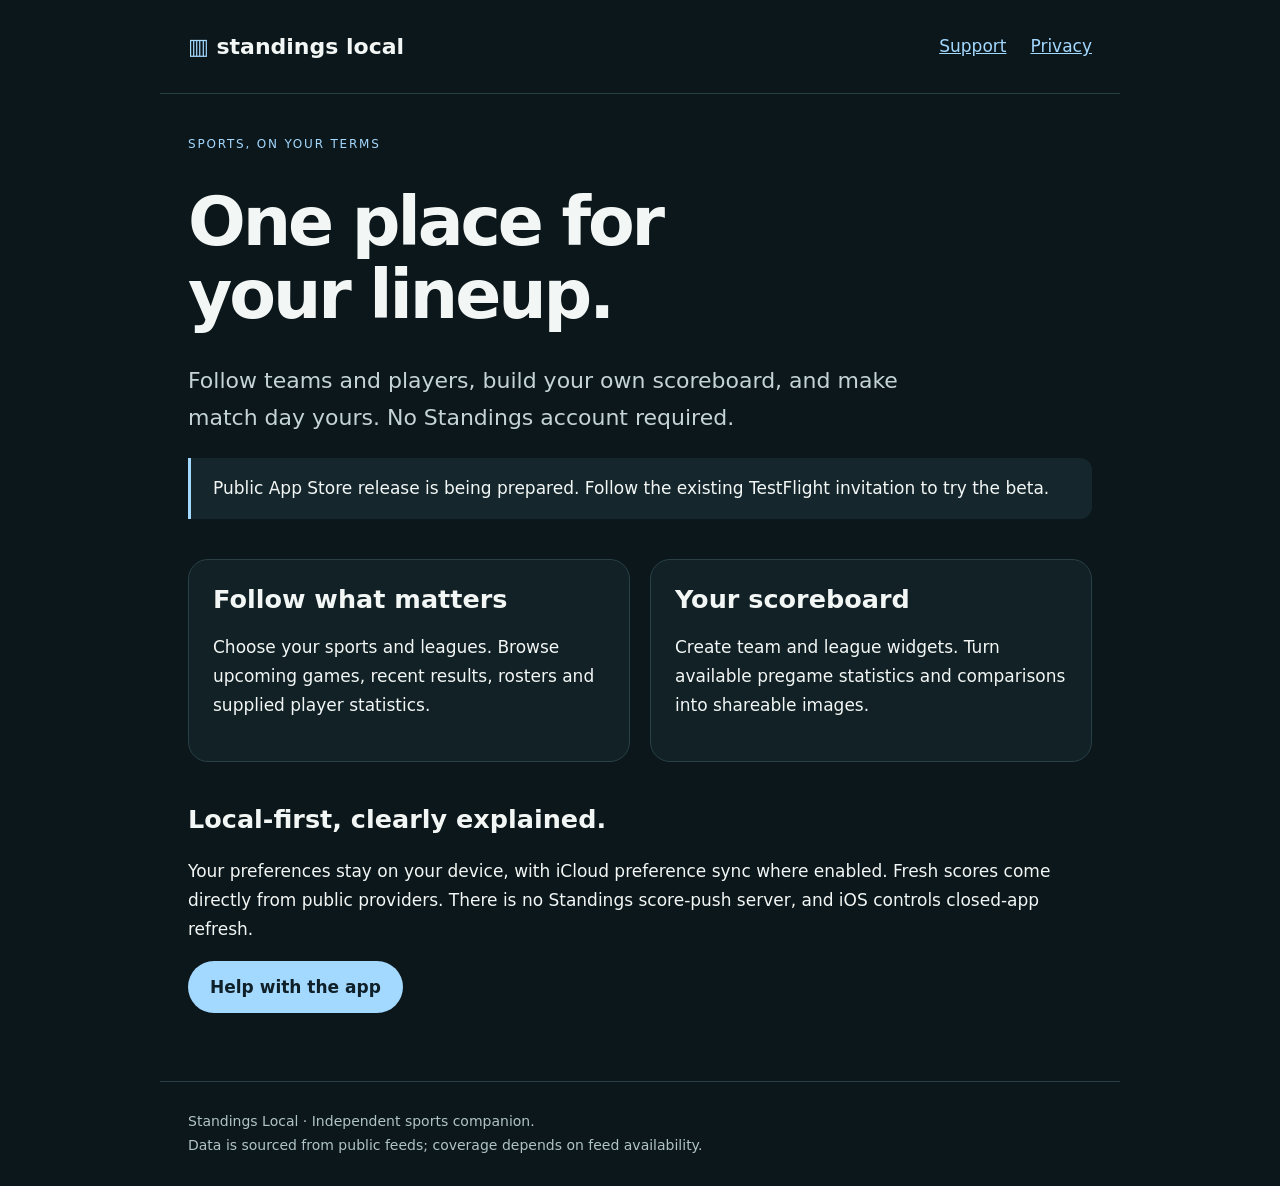
<file: index.html>
<!doctype html><html lang="en"><head><meta charset="utf-8"><meta name="viewport" content="width=device-width,initial-scale=1"><title>Your game, your view · Standings Local</title><link rel="stylesheet" href="style.css"></head><body><header><a class="brand" href="index.html"><span>▥</span> standings local</a><nav aria-label="Main"><a href="support.html">Support</a><a href="privacy.html">Privacy</a></nav></header><main><p class="eyebrow">Sports, on your terms</p><h1>One place for<br>your lineup.</h1><p class="intro">Follow teams and players, build your own scoreboard, and make match day yours. No Standings account required.</p><p class="notice">Public App Store release is being prepared. Follow the existing TestFlight invitation to try the beta.</p><div class="grid"><section class="panel"><h2>Follow what matters</h2><p>Choose your sports and leagues. Browse upcoming games, recent results, rosters and supplied player statistics.</p></section><section class="panel"><h2>Your scoreboard</h2><p>Create team and league widgets. Turn available pregame statistics and comparisons into shareable images.</p></section></div><h2>Local-first, clearly explained.</h2><p>Your preferences stay on your device, with iCloud preference sync where enabled. Fresh scores come directly from public providers. There is no Standings score-push server, and iOS controls closed-app refresh.</p><a class="button" href="support.html">Help with the app</a></main><footer>Standings Local · Independent sports companion.<br>Data is sourced from public feeds; coverage depends on feed availability.</footer></body></html>
</file>
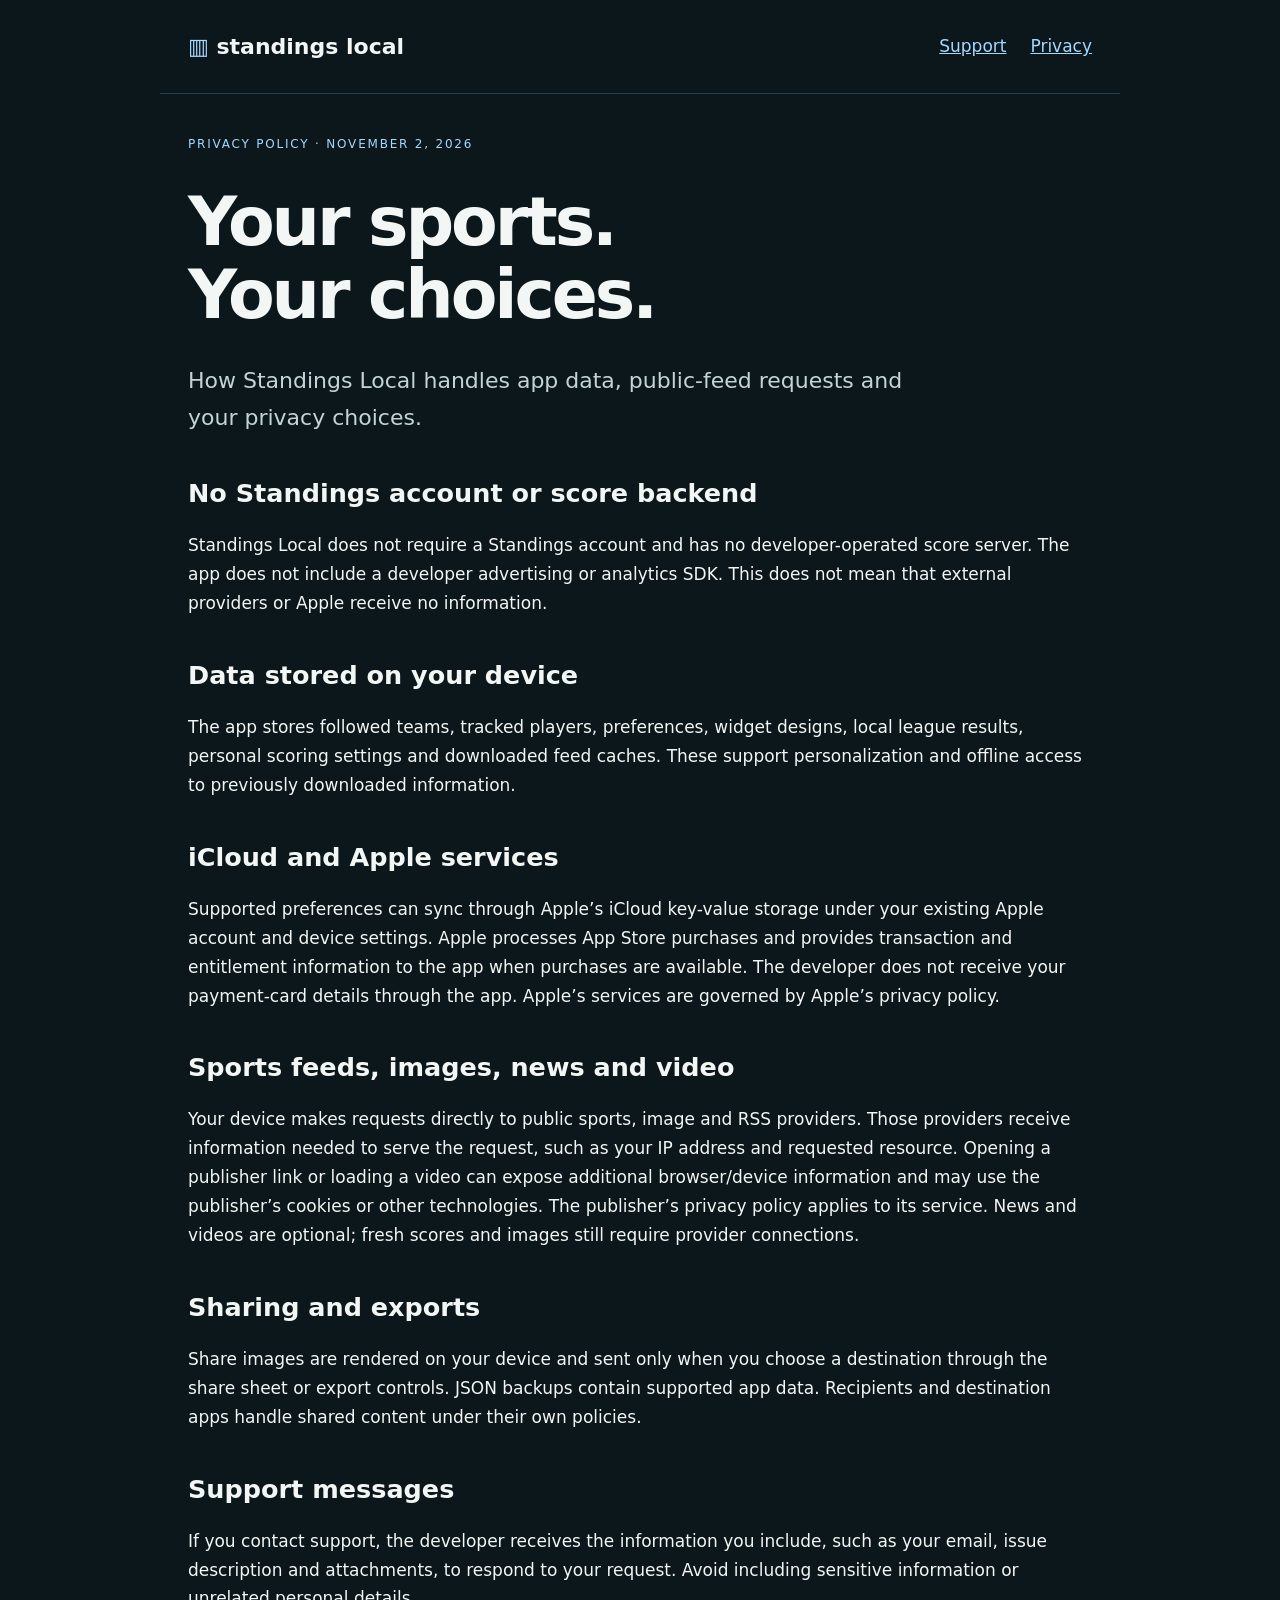
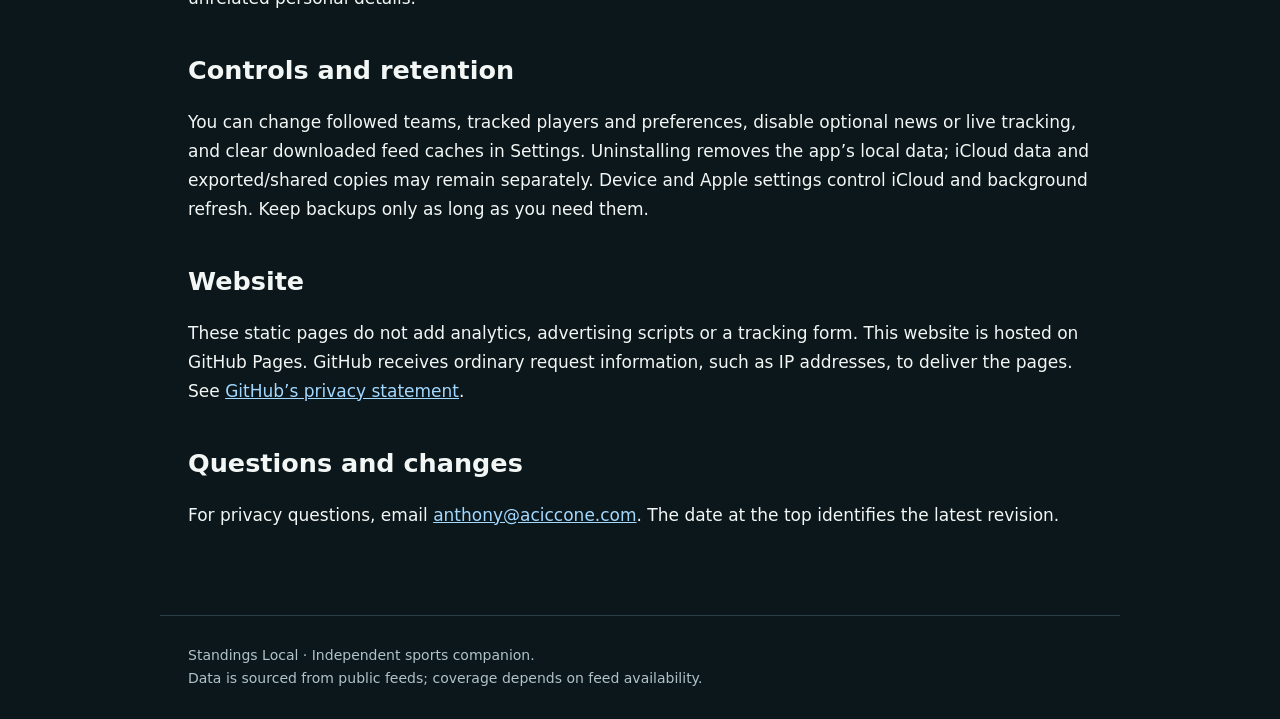
<file: privacy.html>
<!doctype html><html lang="en"><head><meta charset="utf-8"><meta name="viewport" content="width=device-width,initial-scale=1"><title>Privacy · Standings Local</title><link rel="stylesheet" href="style.css"></head><body><header><a class="brand" href="index.html"><span>▥</span> standings local</a><nav aria-label="Main"><a href="support.html">Support</a><a href="privacy.html">Privacy</a></nav></header><main><p class="eyebrow">Privacy policy · November 2, 2026</p><h1>Your sports.<br>Your choices.</h1><p class="intro">How Standings Local handles app data, public-feed requests and your privacy choices.</p><h2>No Standings account or score backend</h2><p>Standings Local does not require a Standings account and has no developer-operated score server. The app does not include a developer advertising or analytics SDK. This does not mean that external providers or Apple receive no information.</p><h2>Data stored on your device</h2><p>The app stores followed teams, tracked players, preferences, widget designs, local league results, personal scoring settings and downloaded feed caches. These support personalization and offline access to previously downloaded information.</p><h2>iCloud and Apple services</h2><p>Supported preferences can sync through Apple’s iCloud key-value storage under your existing Apple account and device settings. Apple processes App Store purchases and provides transaction and entitlement information to the app when purchases are available. The developer does not receive your payment-card details through the app. Apple’s services are governed by Apple’s privacy policy.</p><h2>Sports feeds, images, news and video</h2><p>Your device makes requests directly to public sports, image and RSS providers. Those providers receive information needed to serve the request, such as your IP address and requested resource. Opening a publisher link or loading a video can expose additional browser/device information and may use the publisher’s cookies or other technologies. The publisher’s privacy policy applies to its service. News and videos are optional; fresh scores and images still require provider connections.</p><h2>Sharing and exports</h2><p>Share images are rendered on your device and sent only when you choose a destination through the share sheet or export controls. JSON backups contain supported app data. Recipients and destination apps handle shared content under their own policies.</p><h2>Support messages</h2><p>If you contact support, the developer receives the information you include, such as your email, issue description and attachments, to respond to your request. Avoid including sensitive information or unrelated personal details.</p><h2>Controls and retention</h2><p>You can change followed teams, tracked players and preferences, disable optional news or live tracking, and clear downloaded feed caches in Settings. Uninstalling removes the app’s local data; iCloud data and exported/shared copies may remain separately. Device and Apple settings control iCloud and background refresh. Keep backups only as long as you need them.</p><h2>Website</h2><p>These static pages do not add analytics, advertising scripts or a tracking form. This website is hosted on GitHub Pages. GitHub receives ordinary request information, such as IP addresses, to deliver the pages. See <a href="https://docs.github.com/en/site-policy/privacy-policies/github-general-privacy-statement">GitHub’s privacy statement</a>.</p><h2>Questions and changes</h2><p>For privacy questions, email <a href="mailto:anthony@aciccone.com">anthony@aciccone.com</a>. The date at the top identifies the latest revision.</p></main><footer>Standings Local · Independent sports companion.<br>Data is sourced from public feeds; coverage depends on feed availability.</footer></body></html>
</file>
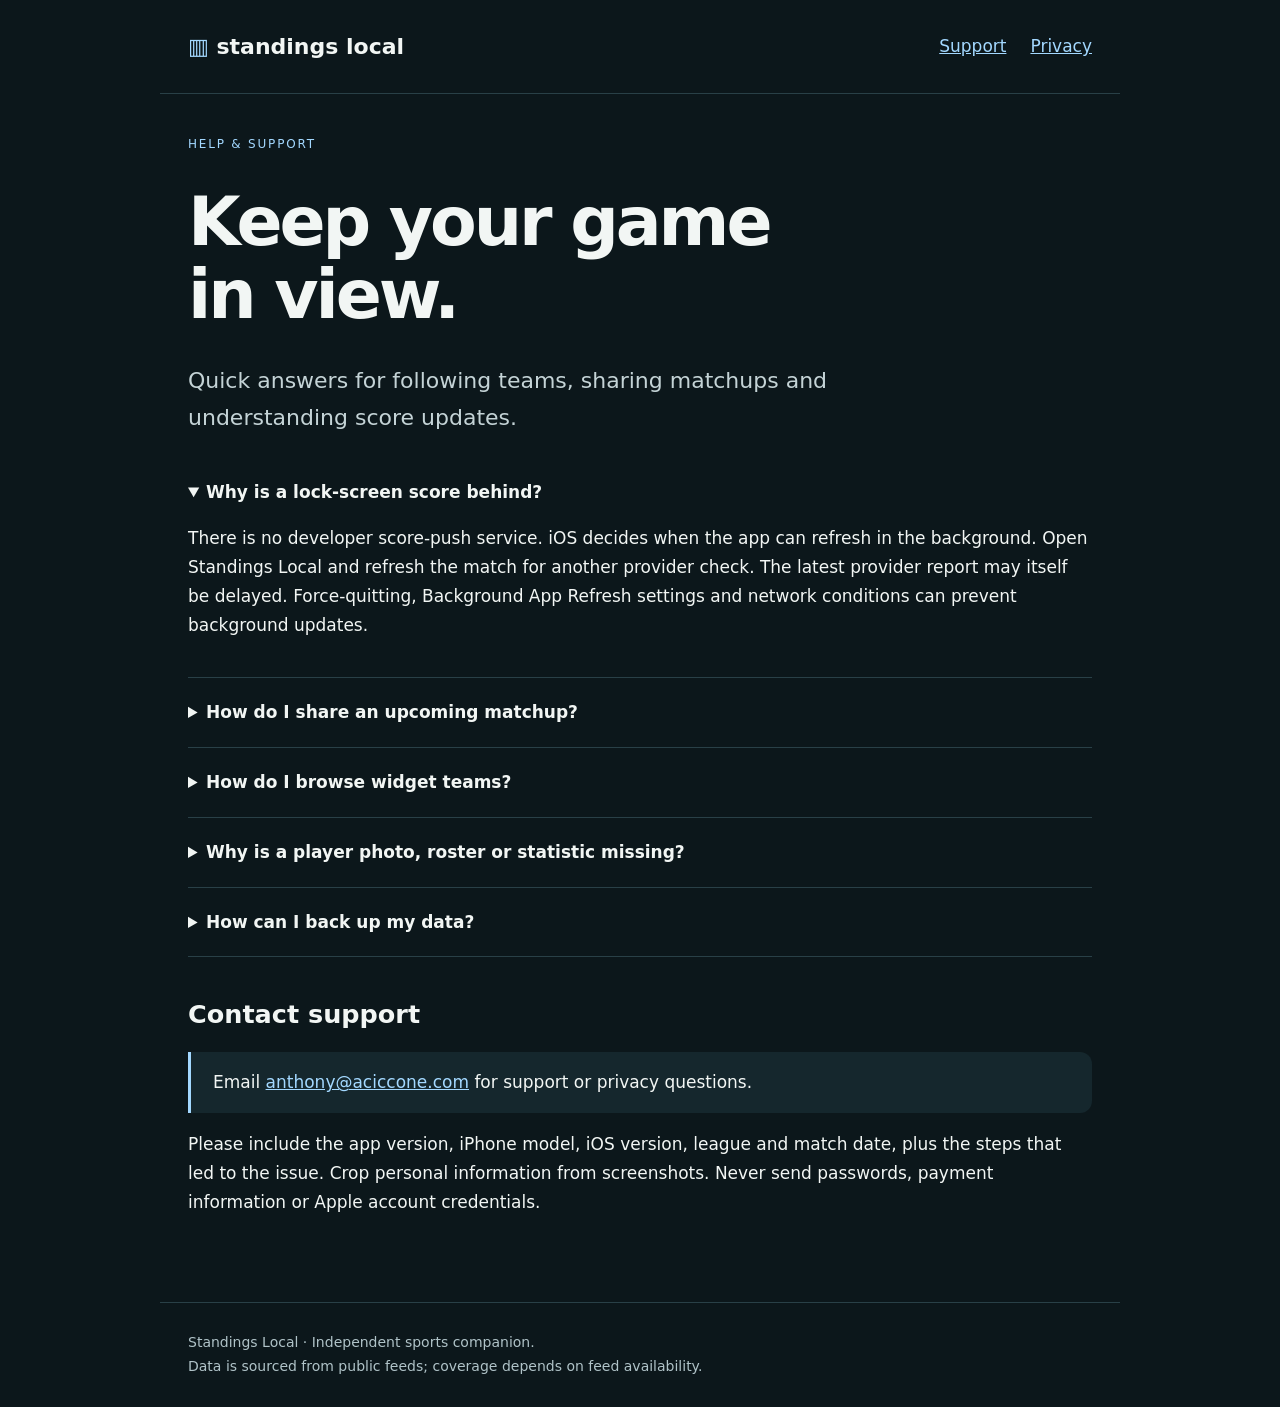
<file: support.html>
<!doctype html><html lang="en"><head><meta charset="utf-8"><meta name="viewport" content="width=device-width,initial-scale=1"><title>Support · Standings Local</title><link rel="stylesheet" href="style.css"></head><body><header><a class="brand" href="index.html"><span>▥</span> standings local</a><nav aria-label="Main"><a href="support.html">Support</a><a href="privacy.html">Privacy</a></nav></header><main><p class="eyebrow">Help & support</p><h1>Keep your game<br>in view.</h1><p class="intro">Quick answers for following teams, sharing matchups and understanding score updates.</p><details open><summary>Why is a lock-screen score behind?</summary><p>There is no developer score-push service. iOS decides when the app can refresh in the background. Open Standings Local and refresh the match for another provider check. The latest provider report may itself be delayed. Force-quitting, Background App Refresh settings and network conditions can prevent background updates.</p></details><details><summary>How do I share an upcoming matchup?</summary><p>Open Match Center → Statistics → Game-day comparison and tap the share icon. The image includes both teams and the available comparison data. Choose statistics in Share Studio to remove unwanted rows. Supported hockey leagues can calculate a broader sample using Calculate available season stats.</p></details><details><summary>How do I browse widget teams?</summary><p>Create a Teams design in Widget studio and select teams across your enabled leagues. Add the widget from the iOS gallery and select the saved design. Use page arrows to change teams and More games for additional schedule rows. iOS widgets do not support free scrolling or custom swipe gestures.</p></details><details><summary>Why is a player photo, roster or statistic missing?</summary><p>Coverage differs by provider, competition and game. Missing metrics are not invented. Include the league, team/player, date and app version when reporting an issue.</p></details><details><summary>How can I back up my data?</summary><p>Settings → Your data, your control offers export and import. Keep exported files private: they contain your preferences and selections. iCloud preference sync also uses your device’s Apple account where available.</p></details><h2>Contact support</h2><p class="notice">Email <a href="mailto:anthony@aciccone.com">anthony@aciccone.com</a> for support or privacy questions.</p><p>Please include the app version, iPhone model, iOS version, league and match date, plus the steps that led to the issue. Crop personal information from screenshots. Never send passwords, payment information or Apple account credentials.</p></main><footer>Standings Local · Independent sports companion.<br>Data is sourced from public feeds; coverage depends on feed availability.</footer></body></html>
</file>
<file: style.css>
*{box-sizing:border-box}body{margin:0;background:#0c171b;color:#f2f6f4;font:17px/1.7 system-ui,sans-serif}a{color:#a3d8ff}a:focus-visible,summary:focus-visible{outline:3px solid #a3d8ff;outline-offset:5px}header,main,footer{max-width:960px;margin:auto;padding:28px}header{display:flex;align-items:center;justify-content:space-between;gap:24px;border-bottom:1px solid #294047}nav{display:flex;gap:24px;flex-wrap:wrap}.brand{font-weight:800;font-size:22px;color:inherit;text-decoration:none}.brand span{color:#a3d8ff}h1{font-size:clamp(36px,7vw,68px);line-height:1.08;letter-spacing:-.045em;margin:30px 0}h2{margin-top:42px;line-height:1.25}.eyebrow{text-transform:uppercase;letter-spacing:.15em;font-size:12px;color:#a3d8ff}.intro{font-size:22px;max-width:720px;color:#c4d3d6}.notice{border-left:3px solid #a3d8ff;padding:16px 22px;background:#15272d;border-radius:0 12px 12px 0}.grid{display:grid;grid-template-columns:repeat(2,minmax(0,1fr));gap:20px;margin:40px 0}.panel{padding:24px;border:1px solid #294047;border-radius:20px;background:#112126}.panel h2{margin:0 0 10px}.button{display:inline-block;background:#a3d8ff;color:#102028;padding:12px 22px;border-radius:99px;text-decoration:none;font-weight:750}.muted,footer{color:#b0c3c8}footer{margin-top:40px;border-top:1px solid #294047;font-size:14px}details{padding:20px 0;border-bottom:1px solid #294047}summary{font-weight:700;cursor:pointer}li{margin-bottom:10px}@media(max-width:600px){header{align-items:flex-start;flex-direction:column;gap:10px}.grid{grid-template-columns:1fr}header,main,footer{padding:20px}}
</file>
